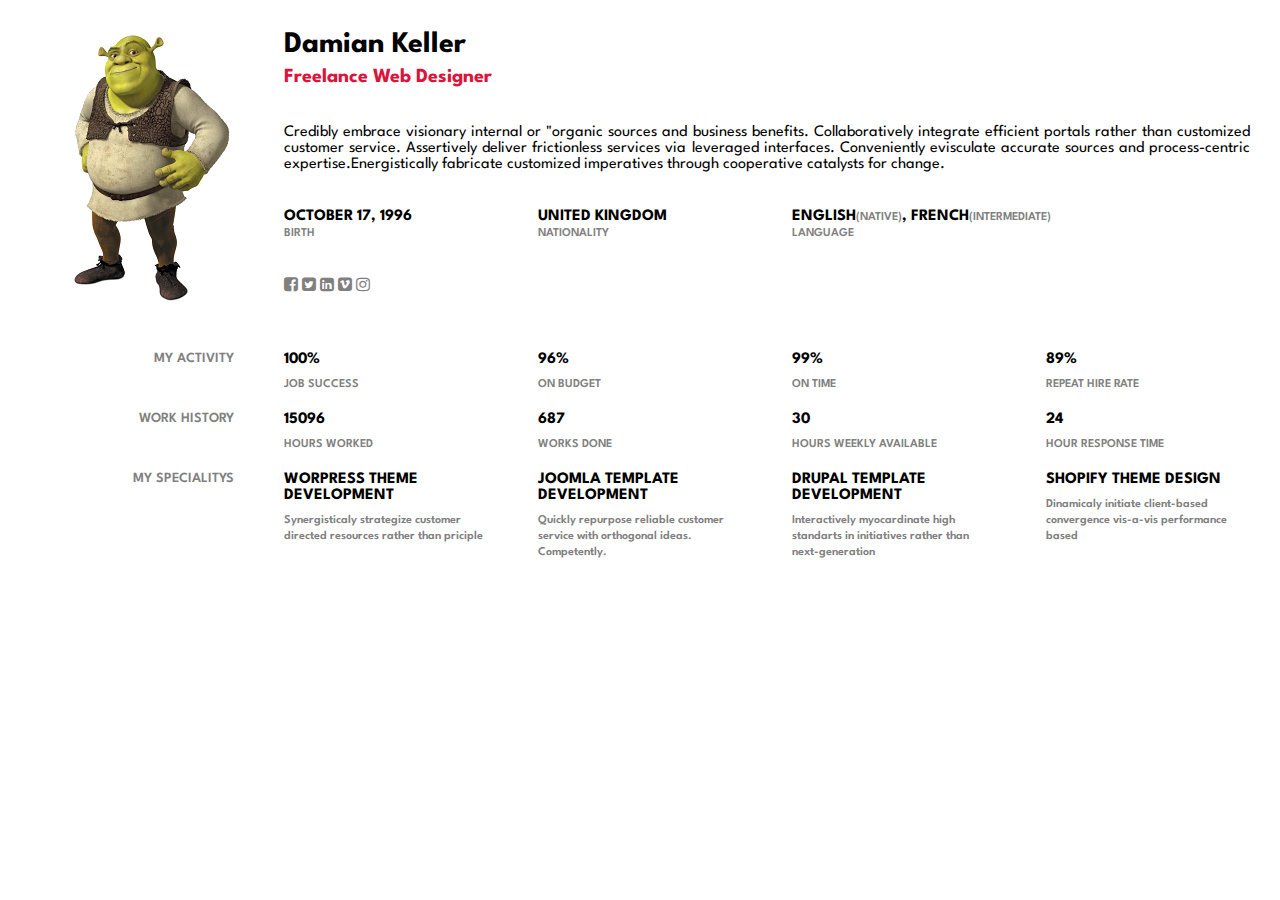
<file: portfolio.html>
<!DOCTYPE html>
<html lang="en">

<head>
    <meta charset="UTF-8">
    <meta http-equiv="X-UA-Compatible" content="IE=edge">
    <meta name="viewport" content="width=device-width, initial-scale=1.0">
    <link rel="stylesheet" href="./reset.css" />
    <link rel="stylesheet" href="./style.css" />
    <link rel="preconnect" href="https://fonts.googleapis.com">
    <link rel="preconnect" href="https://fonts.gstatic.com" crossorigin>
    <link
        href="https://fonts.googleapis.com/css2?family=League+Spartan:wght@100;200;300;400;500;600;700;800;900&display=swap"
        rel="stylesheet">
    <link rel="stylesheet" href="https://cdnjs.cloudflare.com/ajax/libs/font-awesome/4.7.0/css/font-awesome.min.css">
    <title>Portfolio</title>
</head>

<body>
    <main>
        <div class="foto">
            <img class="big-foto" src="./Shrek_dreamworks.png" alt="">
        </div>
        <div class="name">
            <p>Damian Keller</p>
            <span>Freelance Web Designer</span>

        </div>
        <div class="bio">Credibly embrace visionary internal or "organic sources and business benefits. Collaboratively
            integrate efficient portals rather than customized customer service. Assertively deliver frictionless
            services via leveraged interfaces. Conveniently evisculate accurate sources and process-centric
            expertise.Energistically fabricate customized imperatives through cooperative catalysts for change.</div>
        <div class="date">
            <p>OCTOBER 17, 1996</p>
            <span>BIRTH</span>
        </div>
        <div class="place">
            <p>UNITED KINGDOM</p>
            <span>NATIONALITY</span>
        </div>
        <div class="language">
            <p>ENGLISH<span>(NATIVE)</span>, FRENCH<span>(INTERMEDIATE)</span></p>
            <span>LANGUAGE</span>
        </div>
        <div class="icons">
            <i class="fa fa-facebook-square"></i>
            <i class="fa fa-twitter-square"></i>
            <i class="fa fa-linkedin-square"></i>
            <i class="fa fa-vimeo-square"></i>
            <i class="fa fa-instagram"></i>
        </div>
        <div class="empty"></div>
        <div class="work1">MY ACTIVITY</div>
        <div class="numbers">
            <p>100%</p>
            <span>JOB SUCCESS</span>
        </div>
        <div class="numbers">
            <p>96%</p>
            <span>ON BUDGET</span>
        </div>
        <div class="numbers">
            <p>99%</p>
            <span>ON TIME</span>
        </div>
        <div class="numbers">
            <p>89%</p>
            <span>REPEAT HIRE RATE</span>
        </div>
        <div class="work2">WORK HISTORY</div>
        <div class="numbers">
            <p>15096</p>
            <span>HOURS WORKED</span>
        </div>
        <div class="numbers">
            <p>687</p>
            <span>WORKS DONE</span>
        </div>
        <div class="numbers">
            <p>30</p>
            <span>HOURS WEEKLY AVAILABLE</span>
        </div>
        <div class="numbers">
            <p>24</p>
            <span>HOUR RESPONSE TIME</span>
        </div>
        <div class="specialitys">MY SPECIALITYS</div>
        <div class="wordpress numbers">
            <p>WORPRESS THEME DEVELOPMENT</p>
            <span>Synergisticaly strategize customer directed resources rather than priciple</span>
        </div>
        <div class="joomla numbers">
            <p>JOOMLA TEMPLATE DEVELOPMENT</p>
            <span>Quickly repurpose reliable customer service with orthogonal ideas. Competently.</span>
        </div>
        <div class="drupal numbers">
            <p>DRUPAL TEMPLATE DEVELOPMENT</p>
            <span>Interactively myocardinate high standarts in initiatives rather than next-generation</span>
        </div>
        <div class="shopify numbers">
            <p>SHOPIFY THEME DESIGN</p>
            <span> Dinamicaly initiate client-based convergence vis-a-vis performance based</span>
        </div>

    </main>
</body>

</html>
</file>
<file: style.css>
* {
    box-sizing: border-box;
}
body, html {
    margin: 0;
    margin-bottom: 5px;
    padding: 0;
    font-family: League Spartan;
}
main {
    height: 60vh;
    display: grid;
    grid-template-columns: repeat(5, 1fr);
    grid-template-rows: repeat(4, auto) 2px repeat(4, auto);
    padding: 30px;
    column-gap: 50px;
    row-gap: 20px;
}
.foto{
    grid-column: 1 / 2;
    grid-row: 1 / 5;
    justify-self: end;
    }
img {
    width: 100%;
    height: auto;
}
.name {
    grid-column: 2 / 6;
    grid-row: 1 / 2;
    font-size: 30px;
    font-weight: 700;
}
.name span{
    color:crimson;
    font-size: 20px;
}
.bio {
    grid-column: 2 / 6;
    grid-row: 2 / 3;
    text-align: justify;
    text-justify: inter-word;
}
.date{
    grid-column: 2 / 3;
    grid-row: 3 / 4;
}
.place{
    grid-column: 3 / 4;
    grid-row: 3 / 4;
}
.language{
    grid-column: 4 / 6;
    grid-row: 3 / 4;
}
.date p,.place p, .language p {
    font-weight: 700;
}
.date span,.place span, .language span {
    color: grey;
    font-weight: 600;
    font-size: 12px;
}
.icons {
    grid-column: 2 / 6 ;
    grid-row: 4 / 5; 
}
i {
color: grey;
}
i:hover {
    color: blue;
}
.empty {
    grid-column: 1 / 6;
    grid-row: 5 / 6;
}
.numbers p {
    font-weight: 700;
    margin-bottom: 8px;
}
a {
    text-decoration: none;
}
a:hover {
    color:crimson;
}
.numbers span {
    color: grey;
    font-weight: 600;
    font-size: 12px;
}
.work1, .work2 {
    color: grey;
    font-weight: 600;
    font-size: 14px;
    justify-self: end;
}
.specialitys {
    grid-column: 1 / 2;
    grid-row: 8 / 10;
    color: grey;
    font-weight: 600;
    font-size: 14px;
    justify-self: end;
}
.html {
     grid-column: 2 / 4;
    grid-row: 8 / 9;
}
.nodejs {
    grid-column: 4 / 6;
    grid-row: 8 / 9;
}
.mysql {
    grid-column: 2 / 4;
    grid-row: 9 / 10;
}
.react {
    grid-column: 4 / 6;
    grid-row: 9 / 10;
}
.html span, .nodejs span, .mysql span, .react span {
    font-size: 14px;
    text-align: justify;
    text-justify: inter-word;
}
@media (max-width: 678px){
    main {
        column-gap: 12px;
        padding: 10px;
    }
}
@media (max-width: 520px){
    main {
        grid-template-columns: repeat(3, 1fr);
        grid-template-rows: repeat(6, auto) 2px repeat(8, auto);
    }
    .foto {
        grid-column: 1 / 2;
        grid-row: 1 / 7;
       
    }
    .name {
        grid-column: 2 / 4;
        grid-row: 1 / 2;
    }
    .bio {
        grid-column: 2 / 4;
        grid-row: 2 / 3;
    }
    
    .date{
        grid-column: 2 / 4;
        grid-row: 3 / 4;
    }
    .place{
        grid-column: 2 / 4;
        grid-row: 4 / 5;
    }
    .language{
        grid-column: 2 / 4;
        grid-row: 5 / 6;
    }
    .icons {
        grid-column: 2 / 4 ;
        grid-row: 6 / 7; 
    }
    .empty {
        grid-column: 1 / 4;
        grid-row: 7 / 8;
    }
    .work1{
        grid-column: 1 / 2;
        grid-row: 8 / 10;
    }
    .work2{
        grid-column: 1 / 2;
        grid-row: 10 / 12;
    }
    .specialitys {
        grid-column: 1 / 2;
        grid-row: 12 / 16;
    }
    .html {
         grid-column: 2 / 4;
        grid-row: 12 / 13;
    }
    .nodejs {
        grid-column: 2 / 4;
        grid-row: 13 / 14;
    }
    .mysql {
        grid-column: 2 / 4;
        grid-row: 14 / 15;
    }
    .react {
        grid-column: 2 / 4;
        grid-row: 15 / 16;
    }
    .work1, .work2, .specialitys, .html span, .nodejs span, .mysql span, .react span{
        font-size: 12px;
    }
    .date p,.place p, .language p {
        font-size: 12px;
    }
    .date span,.place span, .language span {
        font-size: 12px;
    }
    .numbers p {
        font-size: 12px;
    }
    .name {
        font-size: 25px;
    }
    .name span{
        font-size: 16px;
    }
    .bio {
        font-size: 12px;
    }
}
@media (max-width: 420px){
    main {
        height: auto;
        grid-template-columns: repeat(2, 1fr);
        grid-template-rows: repeat(7, auto) 2px repeat(11, auto);
        padding: 20px;
    }
    .foto {
        grid-column: 1 / 3;
        grid-row: 1 / 2;
        justify-self: start;
    }
    img {
        width: 50%;
    }
    .name {
        grid-column: 1 / 3;
        grid-row: 2 / 3;
    }
    .bio {
        grid-column: 1 / 3;
        grid-row: 3 / 4;
    }
    .date{
        grid-column: 1 / 3;
        grid-row: 4 / 5;
    }
    .place{
        grid-column: 1 / 3;
        grid-row: 5 / 6;
    }
    .language{
        grid-column: 1 / 3;
        grid-row: 6 / 7;
    }
    .icons {
        grid-column: 1 / 3 ;
        grid-row: 7 / 8; 
    }
    .empty {
        grid-column: 1 / 3;
        grid-row: 8 / 9;
    }
    .work1{
        grid-column: 1 / 3;
        grid-row: 9 / 10;
        justify-self: start;
        border-bottom: 2px solid grey;
    }
    .work2{
        grid-column: 1 / 3;
        grid-row: 12 / 13;
        justify-self: start;
        border-bottom: 2px solid grey;
    }
    .specialitys {
        grid-column: 1 / 3;
        grid-row: 15 / 16;
        justify-self: start;
        border-bottom: 2px solid grey;
    }
    .html {
         grid-column: 1 / 3;
        grid-row: 16 / 17;
    }
    .nodejs {
        grid-column: 1 / 3;
        grid-row: 17 / 18;
    }
    .mysql {
        grid-column: 1 / 3;
        grid-row: 18 / 19;
    }
    .react {
        grid-column: 1 / 3;
        grid-row: 19 / 20;
    }
}
</file>
